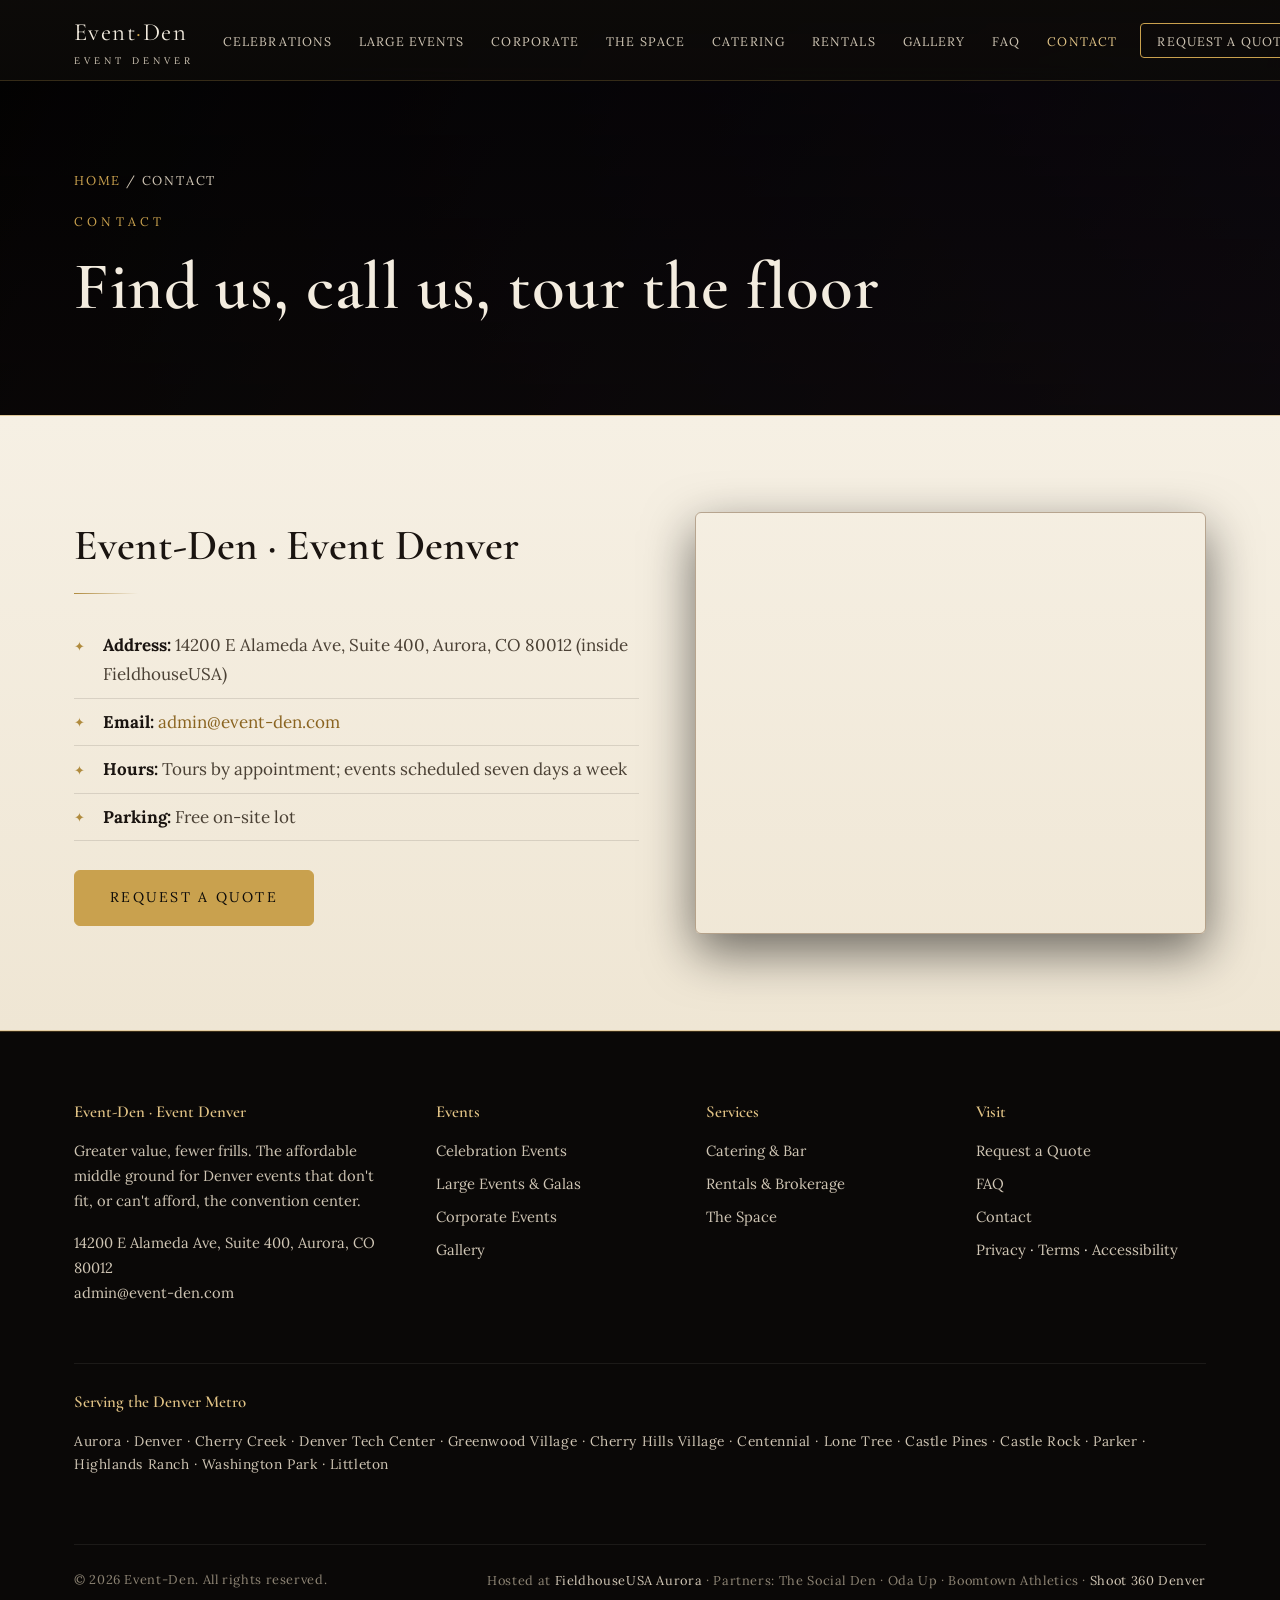
<file: contact.html>
<!DOCTYPE html>
<html lang="en">
<head>
<meta charset="UTF-8">
<meta name="viewport" content="width=device-width, initial-scale=1.0, viewport-fit=cover">
<meta name="robots" content="index, follow">
<meta name="theme-color" content="#0d0b09">
<meta name="format-detection" content="telephone=no">
<meta property="og:locale" content="en_US">
<title>Contact Event-Den | Aurora CO Event Venue</title>
<meta name="description" content="Contact Event-Den at 14200 E Alameda Ave, Suite 400, Aurora, CO 80012. Tours by appointment, free parking, events seven days a week.">
<link rel="canonical" href="https://event-den.com/contact.html">
<meta property="og:title" content="Contact Event-Den | Aurora CO Event Venue">
<meta property="og:description" content="Contact Event-Den at 14200 E Alameda Ave, Suite 400, Aurora, CO 80012. Tours by appointment, free parking, events seven days a week.">
<meta property="og:type" content="website">
<meta property="og:url" content="https://event-den.com/contact.html">
<meta property="og:image" content="https://event-den.com/assets/img/og-image.jpg">
<meta property="og:image:width" content="1200">
<meta property="og:image:height" content="630">
<meta property="og:image:alt" content="Event-Den event space set for a formal reception">
<meta property="og:site_name" content="Event-Den">
<meta name="twitter:card" content="summary_large_image">
<meta name="twitter:title" content="Contact Event-Den | Aurora CO Event Venue">
<meta name="twitter:description" content="Contact Event-Den at 14200 E Alameda Ave, Suite 400, Aurora, CO 80012. Tours by appointment, free parking, events seven days a week.">
<meta name="twitter:image" content="https://event-den.com/assets/img/og-image.jpg">
<meta name="geo.region" content="US-CO">
<meta name="geo.placename" content="Aurora, Colorado">
<meta name="geo.position" content="39.70929;-104.82171">
<meta name="ICBM" content="39.70929, -104.82171">
<link rel="preconnect" href="https://fonts.googleapis.com">
<link rel="preconnect" href="https://fonts.gstatic.com" crossorigin>
<link rel="preconnect" href="https://images.unsplash.com">
<link href="https://fonts.googleapis.com/css2?family=Cormorant+Garamond:wght@500;600;700&family=Lora:ital,wght@0,400;0,500;1,400&display=swap" rel="stylesheet">
<link rel="icon" href="/favicon.ico" sizes="any">
<link rel="icon" type="image/svg+xml" href="assets/img/favicon.svg">
<link rel="stylesheet" href="assets/css/styles.css">
<script type="application/ld+json">{"@context": "https://schema.org", "@type": ["EventVenue", "LocalBusiness"], "name": "Event-Den", "alternateName": "Event Denver", "description": "Affordable, flexible event venue and event services for the Denver metro — the middle ground between a backyard party and the downtown convention center.", "url": "https://event-den.com", "email": "admin@event-den.com", "address": {"@type": "PostalAddress", "streetAddress": "14200 E Alameda Ave, Suite 400", "addressLocality": "Aurora", "addressRegion": "CO", "postalCode": "80012", "addressCountry": "US"}, "geo": {"@type": "GeoCoordinates", "latitude": 39.70929, "longitude": -104.82171}, "hasMap": "https://maps.google.com/?q=14200+E+Alameda+Ave+Suite+400+Aurora+CO+80012", "areaServed": [{"@type": "City", "name": "Aurora"}, {"@type": "City", "name": "Denver"}, {"@type": "City", "name": "Centennial"}, {"@type": "City", "name": "Greenwood Village"}, {"@type": "City", "name": "Cherry Hills Village"}, {"@type": "City", "name": "Cherry Creek"}, {"@type": "City", "name": "Lone Tree"}, {"@type": "City", "name": "Castle Pines"}, {"@type": "City", "name": "Castle Rock"}, {"@type": "City", "name": "Parker"}, {"@type": "City", "name": "Highlands Ranch"}, {"@type": "City", "name": "Washington Park"}, {"@type": "City", "name": "Denver Tech Center"}, {"@type": "City", "name": "Littleton"}], "sameAs": []}</script>
</head>
<body>
<header class="site-header">
  <nav class="nav" aria-label="Primary">
    <a class="brand" href="index.html">Event<em>·</em>Den<small>Event Denver</small></a>
    <button class="nav-toggle" aria-expanded="false" aria-controls="nav-links" aria-label="Toggle menu">☰</button>
    <ul class="nav-links" id="nav-links">
      <li><a href="celebrations.html">Celebrations</a></li><li><a href="large-events.html">Large Events</a></li><li><a href="corporate.html">Corporate</a></li><li><a href="venue.html">The Space</a></li><li><a href="catering.html">Catering</a></li><li><a href="rentals-brokerage.html">Rentals</a></li><li><a href="gallery.html">Gallery</a></li><li><a href="faq.html">FAQ</a></li><li><a href="contact.html" aria-current="page">Contact</a></li>
      <li><a class="nav-cta" href="inquiry.html">Request a Quote</a></li>
    </ul>
  </nav>
</header>
<main>
<section class="page-hero" style="background-image:url('https://images.unsplash.com/photo-1519861531473-9200262188bf?w=900&q=75&auto=format&fit=crop')">
  <div class="hero-veil"></div>
  <div class="wrap">
    <nav class="breadcrumbs" aria-label="Breadcrumb"><a href="index.html">Home</a> / Contact</nav>
    <span class="eyebrow">Contact</span>
    <h1>Find us, call us, tour the floor</h1>
  </div>
</section>
<section class="section-light">
  <div class="wrap split">
    <div class="reveal">
      <h2>Event-Den · Event Denver</h2>
      <hr class="gold-rule">
      <ul class="flourish-list">
        <li><strong>Address:</strong> 14200 E Alameda Ave, Suite 400, Aurora, CO 80012 (inside FieldhouseUSA)</li>
        <li><strong>Email:</strong> <a href="mailto:admin@event-den.com">admin@event-den.com</a></li>
        <li><strong>Hours:</strong> Tours by appointment; events scheduled seven days a week</li>
        <li><strong>Parking:</strong> Free on-site lot</li>
      </ul>
      <div class="btn-row"><a class="btn btn-gold" href="inquiry.html">Request a Quote</a></div>
    </div>
    <div class="map-frame reveal">
      <iframe src="https://maps.google.com/maps?q=14200%20E%20Alameda%20Ave%20Suite%20400%20Aurora%20CO%2080012&t=&z=12&ie=UTF8&iwloc=&output=embed" title="Map to Event-Den at 14200 E Alameda Ave, Suite 400, Aurora CO 80012" loading="lazy" referrerpolicy="no-referrer-when-downgrade" allowfullscreen></iframe>
    </div>
  </div>
</section>
</main>
<footer class="site-footer">
  <div class="wrap">
    <div class="footer-grid">
      <div>
        <h4>Event-Den · Event Denver</h4>
        <p>Greater value, fewer frills. The affordable middle ground for Denver events that don't fit, or can't afford, the convention center.</p>
        <p>14200 E Alameda Ave, Suite 400, Aurora, CO 80012<br>
        <a href="mailto:admin@event-den.com">admin@event-den.com</a></p>
      </div>
      <div>
        <h4>Events</h4>
        <ul>
          <li><a href="celebrations.html">Celebration Events</a></li>
          <li><a href="large-events.html">Large Events &amp; Galas</a></li>
          <li><a href="corporate.html">Corporate Events</a></li>
          <li><a href="gallery.html">Gallery</a></li>
        </ul>
      </div>
      <div>
        <h4>Services</h4>
        <ul>
          <li><a href="catering.html">Catering &amp; Bar</a></li>
          <li><a href="rentals-brokerage.html">Rentals &amp; Brokerage</a></li>
          <li><a href="venue.html">The Space</a></li>
        </ul>
      </div>
      <div>
        <h4>Visit</h4>
        <ul>
          <li><a href="inquiry.html">Request a Quote</a></li>
          <li><a href="faq.html">FAQ</a></li>
          <li><a href="contact.html">Contact</a></li>
          <li><a href="legal.html#privacy">Privacy</a> · <a href="legal.html#terms">Terms</a> · <a href="legal.html#accessibility">Accessibility</a></li>
        </ul>
      </div>
      <div id="areas" style="grid-column:1/-1;border-top:1px solid rgba(243,236,223,.08);padding-top:1.6rem;">
        <h4><a href="faq.html#metro" style="color:var(--gold-lt);">Serving the Denver Metro</a></h4>
        <p style="font-size:.86rem;letter-spacing:.04em;">Aurora · Denver · Cherry Creek · Denver Tech Center · Greenwood Village · Cherry Hills Village · Centennial · Lone Tree · Castle Pines · Castle Rock · Parker · Highlands Ranch · Washington Park · Littleton</p>
      </div>
    </div>
    <div class="footer-bottom">
      <span>© <span data-year>2026</span> Event-Den. All rights reserved.</span>
      <span>Hosted at <a href="https://aurorafieldhouseusa.com/" rel="noopener">FieldhouseUSA Aurora</a> · Partners: The Social Den · Oda Up · Boomtown Athletics · <a href="https://www.shoot360denver.com/" rel="noopener">Shoot 360 Denver</a></span>
    </div>
  </div>
</footer>
<script src="assets/js/main.js" defer></script>
</body>
</html>
</file>
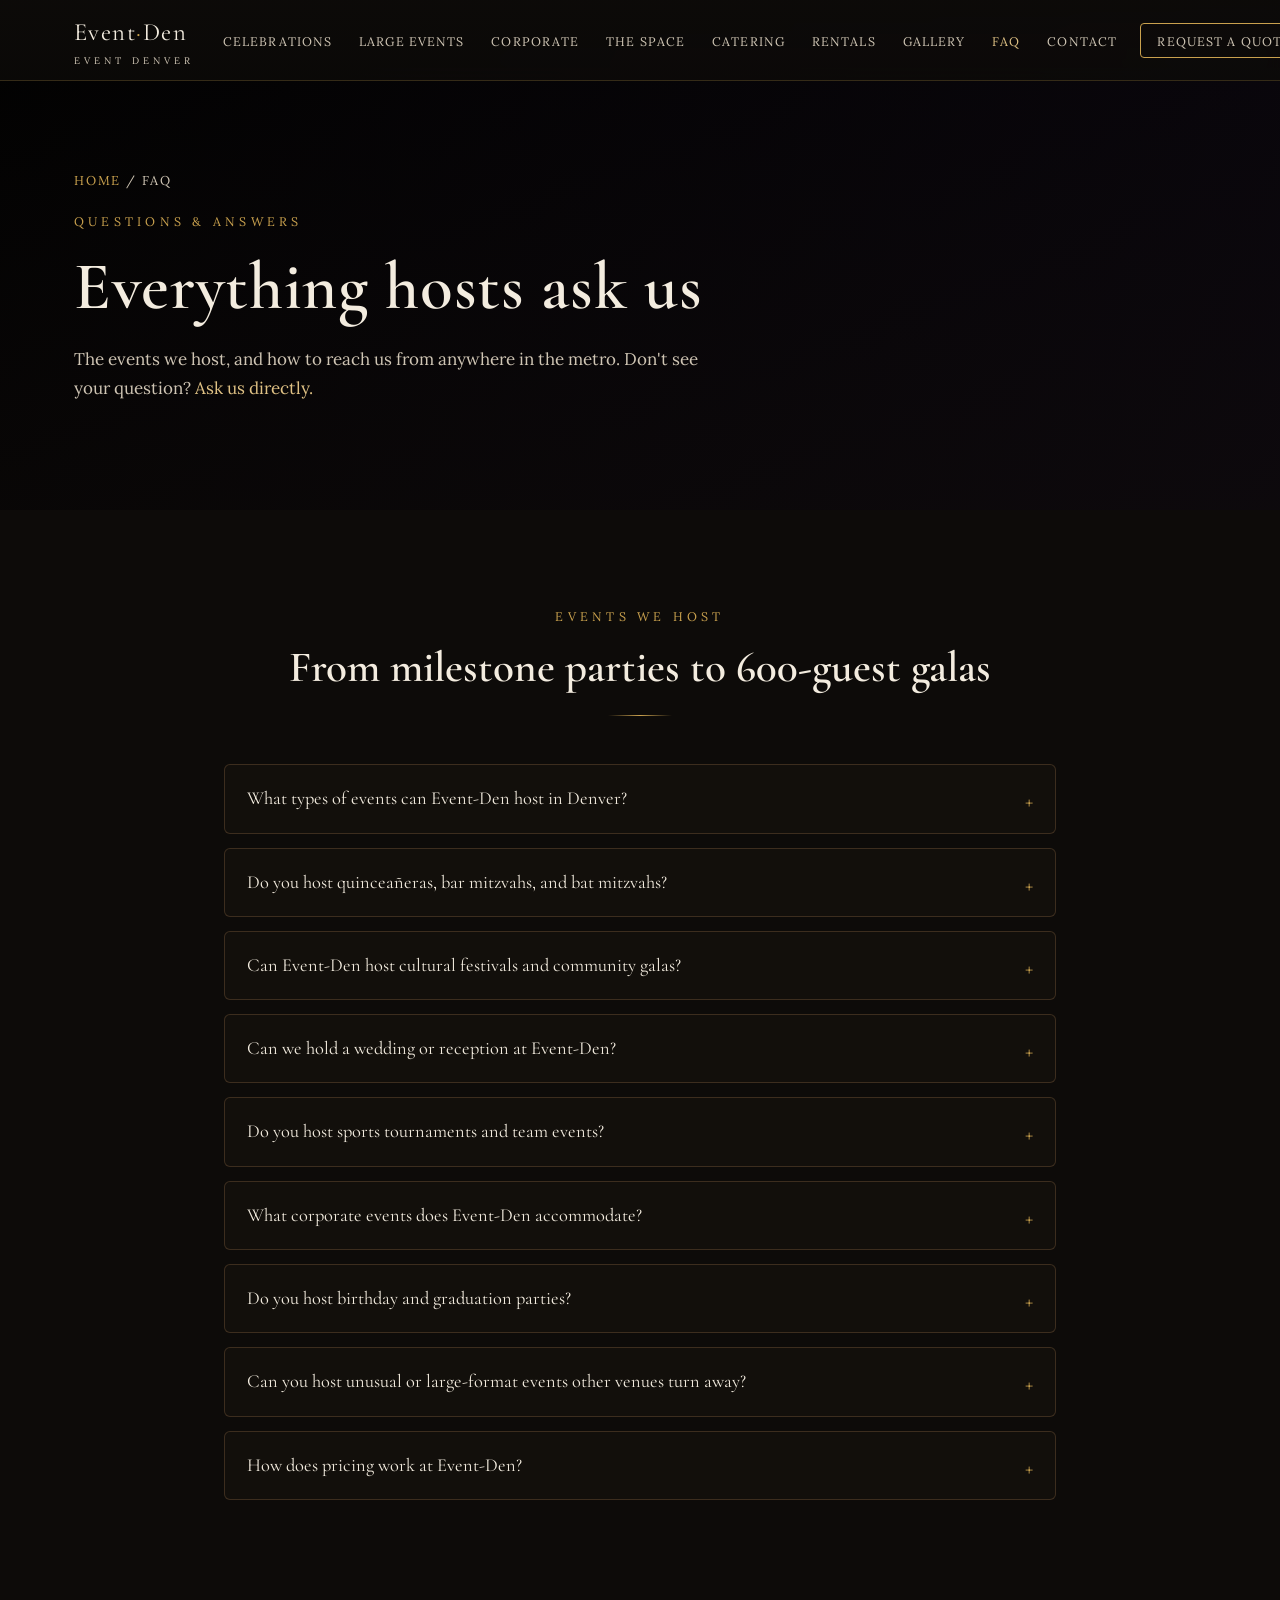
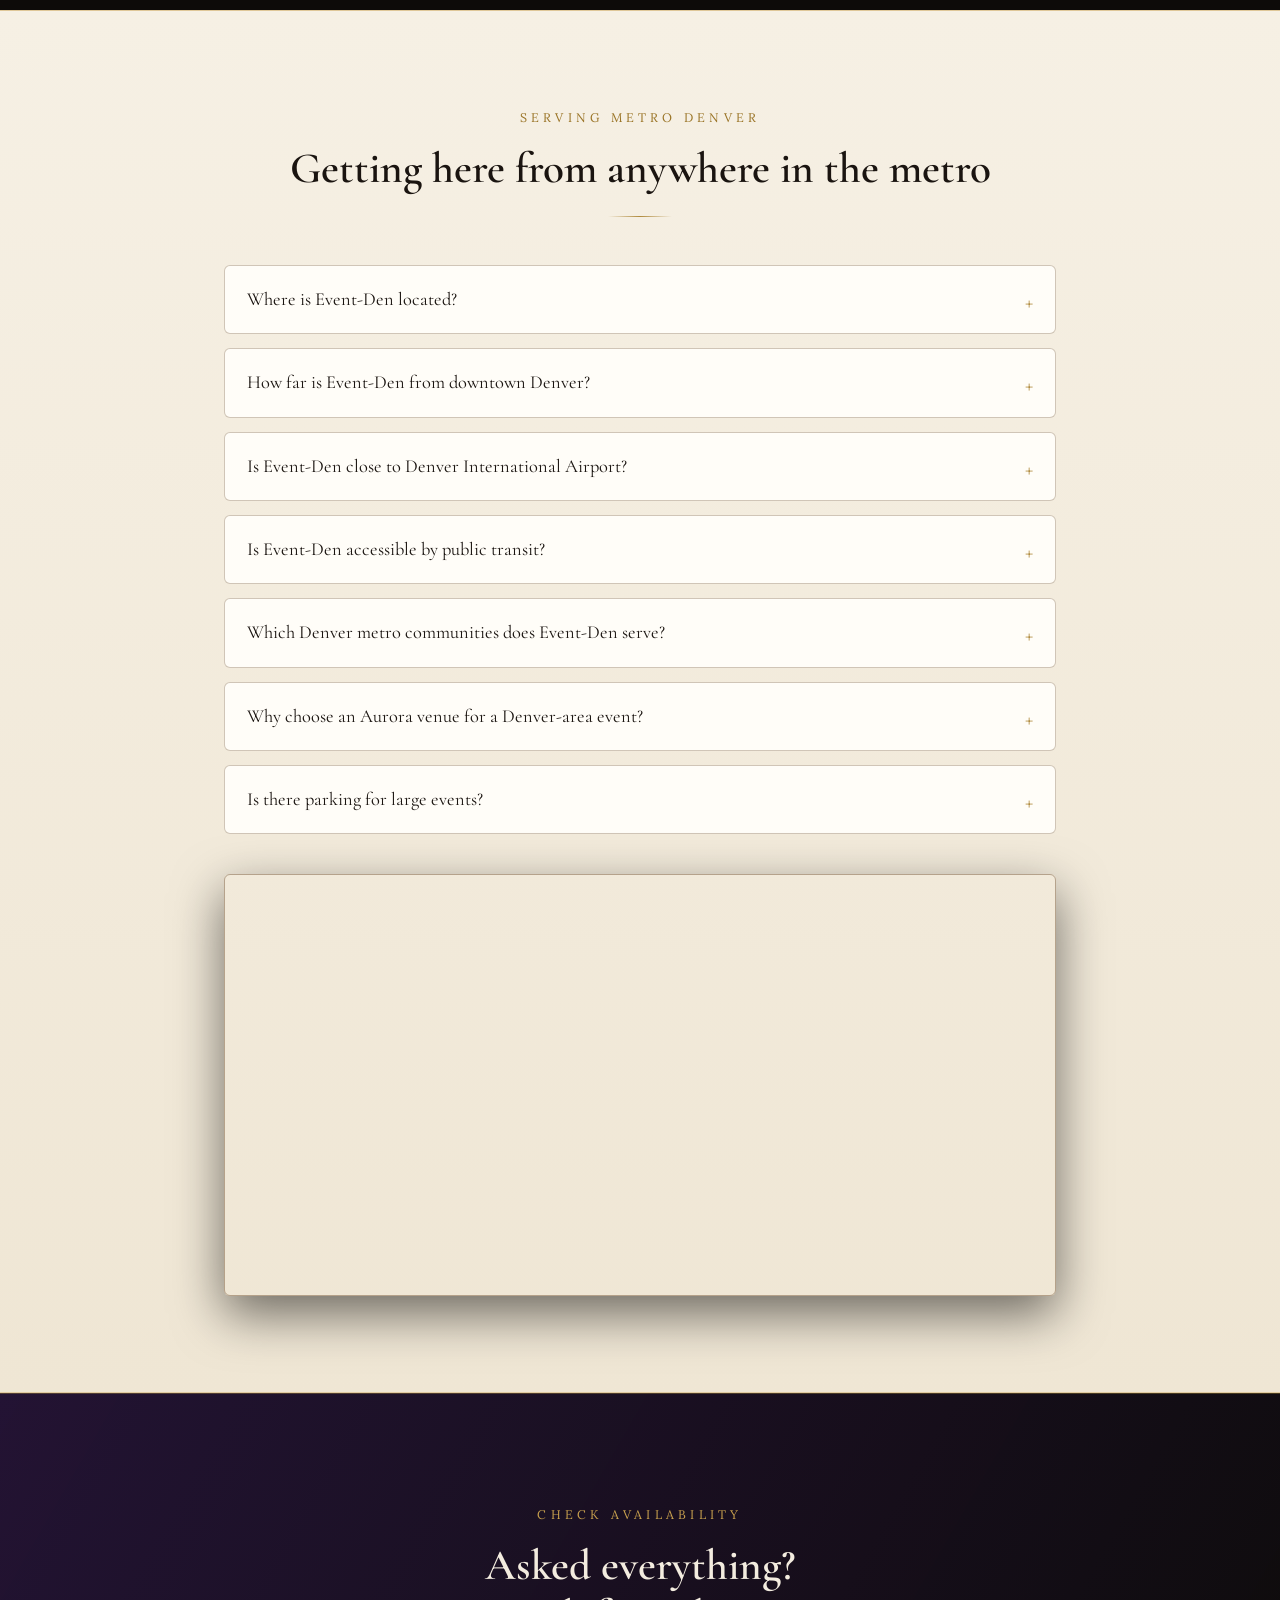
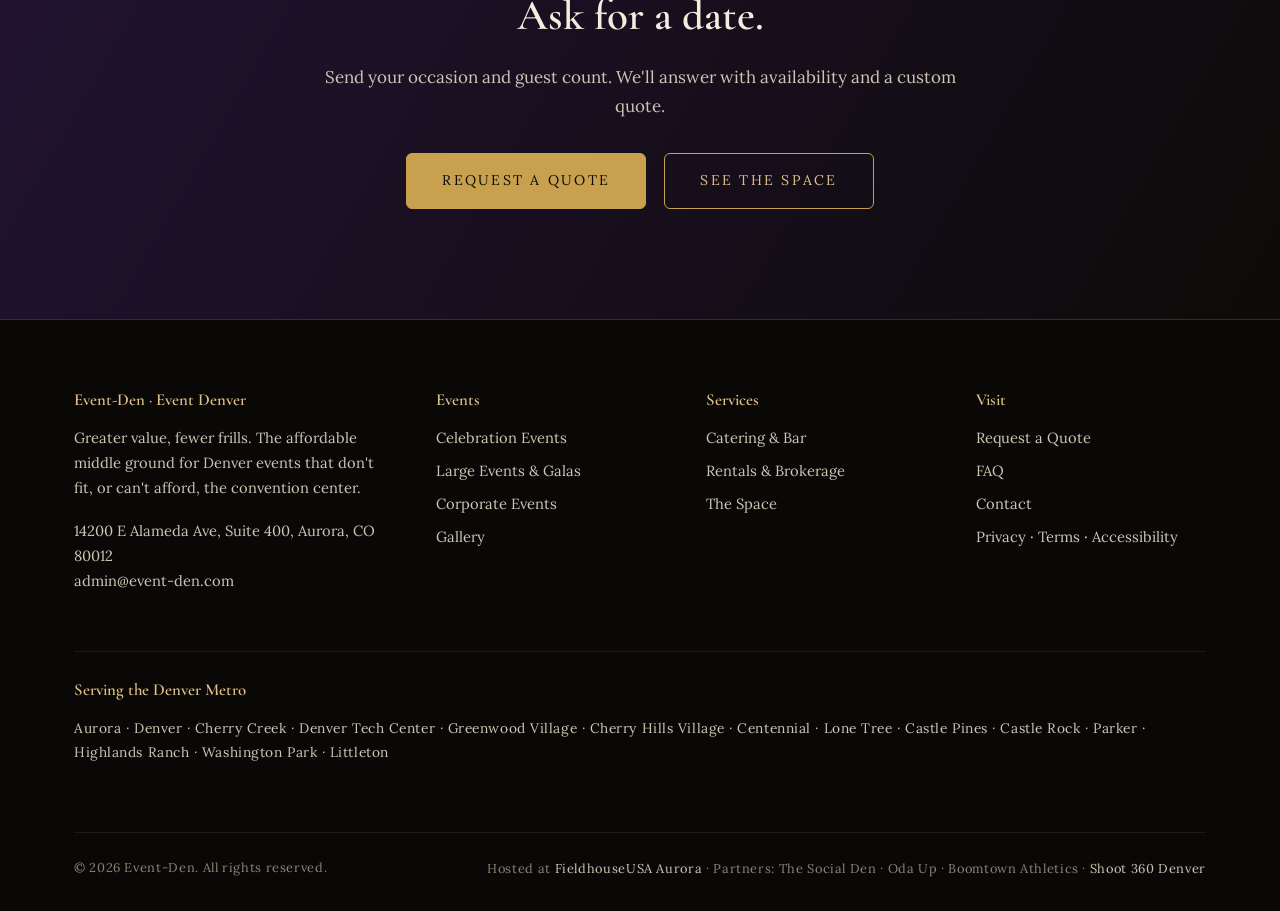
<file: faq.html>
<!DOCTYPE html>
<html lang="en">
<head>
<meta charset="UTF-8">
<meta name="viewport" content="width=device-width, initial-scale=1.0, viewport-fit=cover">
<meta name="robots" content="index, follow">
<meta name="theme-color" content="#0d0b09">
<meta name="format-detection" content="telephone=no">
<meta property="og:locale" content="en_US">
<title>Event & Venue FAQ | Denver Metro | Event-Den</title>
<meta name="description" content="Answers on hosting galas, quinceañeras, weddings, tournaments & corporate events at Event-Den — plus directions and access from across Metro Denver.">
<link rel="canonical" href="https://event-den.com/faq.html">
<meta property="og:title" content="Event & Venue FAQ | Denver Metro | Event-Den">
<meta property="og:description" content="Answers on hosting galas, quinceañeras, weddings, tournaments & corporate events at Event-Den — plus directions and access from across Metro Denver.">
<meta property="og:type" content="website">
<meta property="og:url" content="https://event-den.com/faq.html">
<meta property="og:image" content="https://event-den.com/assets/img/og-image.jpg">
<meta property="og:image:width" content="1200">
<meta property="og:image:height" content="630">
<meta property="og:image:alt" content="Event-Den event space set for a formal reception">
<meta property="og:site_name" content="Event-Den">
<meta name="twitter:card" content="summary_large_image">
<meta name="twitter:title" content="Event & Venue FAQ | Denver Metro | Event-Den">
<meta name="twitter:description" content="Answers on hosting galas, quinceañeras, weddings, tournaments & corporate events at Event-Den — plus directions and access from across Metro Denver.">
<meta name="twitter:image" content="https://event-den.com/assets/img/og-image.jpg">
<meta name="geo.region" content="US-CO">
<meta name="geo.placename" content="Aurora, Colorado">
<meta name="geo.position" content="39.70929;-104.82171">
<meta name="ICBM" content="39.70929, -104.82171">
<link rel="preconnect" href="https://fonts.googleapis.com">
<link rel="preconnect" href="https://fonts.gstatic.com" crossorigin>
<link rel="preconnect" href="https://images.unsplash.com">
<link href="https://fonts.googleapis.com/css2?family=Cormorant+Garamond:wght@500;600;700&family=Lora:ital,wght@0,400;0,500;1,400&display=swap" rel="stylesheet">
<link rel="icon" href="/favicon.ico" sizes="any">
<link rel="icon" type="image/svg+xml" href="assets/img/favicon.svg">
<link rel="stylesheet" href="assets/css/styles.css">
<script type="application/ld+json">{"@context": "https://schema.org", "@type": ["EventVenue", "LocalBusiness"], "name": "Event-Den", "alternateName": "Event Denver", "description": "Affordable, flexible event venue and event services for the Denver metro — the middle ground between a backyard party and the downtown convention center.", "url": "https://event-den.com", "email": "admin@event-den.com", "address": {"@type": "PostalAddress", "streetAddress": "14200 E Alameda Ave, Suite 400", "addressLocality": "Aurora", "addressRegion": "CO", "postalCode": "80012", "addressCountry": "US"}, "geo": {"@type": "GeoCoordinates", "latitude": 39.70929, "longitude": -104.82171}, "hasMap": "https://maps.google.com/?q=14200+E+Alameda+Ave+Suite+400+Aurora+CO+80012", "areaServed": [{"@type": "City", "name": "Aurora"}, {"@type": "City", "name": "Denver"}, {"@type": "City", "name": "Centennial"}, {"@type": "City", "name": "Greenwood Village"}, {"@type": "City", "name": "Cherry Hills Village"}, {"@type": "City", "name": "Cherry Creek"}, {"@type": "City", "name": "Lone Tree"}, {"@type": "City", "name": "Castle Pines"}, {"@type": "City", "name": "Castle Rock"}, {"@type": "City", "name": "Parker"}, {"@type": "City", "name": "Highlands Ranch"}, {"@type": "City", "name": "Washington Park"}, {"@type": "City", "name": "Denver Tech Center"}, {"@type": "City", "name": "Littleton"}], "sameAs": []}</script>
<script type="application/ld+json">{"@context": "https://schema.org", "@type": "FAQPage", "mainEntity": [{"@type": "Question", "name": "What types of events can Event-Den host in Denver?", "acceptedAnswer": {"@type": "Answer", "text": "Almost anything that needs real space: private celebrations, galas and fundraisers, cultural and community festivals, weddings and receptions, corporate programs, sports tournaments, expos, and large-format gatherings of up to 600 guests. If your event doesn't fit a typical venue, it's probably a fit for ours."}}, {"@type": "Question", "name": "Do you host quinceañeras, bar mitzvahs, and bat mitzvahs?", "acceptedAnswer": {"@type": "Answer", "text": "Yes. Coming-of-age celebrations are a specialty. Our finished event area suits the ceremony and dinner, while courts and open space give younger guests room to play. We work with your family's traditions, from the quinceañera waltz to mitzvah party games."}}, {"@type": "Question", "name": "Can Event-Den host cultural festivals and community galas?", "acceptedAnswer": {"@type": "Answer", "text": "Proudly and often. Cultural events are at the heart of our calendar, including Asian galas, heritage festivals, faith gatherings, and community celebrations across the Denver metro's many cultures. Large open floors, flexible staging, and in-house catering and bar make multicultural programming straightforward."}}, {"@type": "Question", "name": "Can we hold a wedding or reception at Event-Den?", "acceptedAnswer": {"@type": "Answer", "text": "Yes. Couples choose us when the guest list outgrows traditional venues. We host receptions for several hundred guests with draping, lighting, and staging that transform the floor. Full wedding planning is referred to trusted partner planners; our internal events coordinator is available for day-of logistics at an additional fee."}}, {"@type": "Question", "name": "Do you host sports tournaments and team events?", "acceptedAnswer": {"@type": "Answer", "text": "Yes, we're built for them. Convertible volleyball, basketball, and pickleball courts under 40-foot ceilings host ethnic and specialized sports tournaments, league play, and matches, with the event area available for banquets and award ceremonies alongside."}}, {"@type": "Question", "name": "What corporate events does Event-Den accommodate?", "acceptedAnswer": {"@type": "Answer", "text": "Trainings, retreats, team-building days, product launches, holiday parties, and corporate galas. Weekday daytime is our most available window, which works in your favor on both scheduling and price. Court access turns an off-site into an experience."}}, {"@type": "Question", "name": "Do you host birthday and graduation parties?", "acceptedAnswer": {"@type": "Answer", "text": "Yes, on a simple 3-hour block (30 minutes setup, 2 hours of event, 30 minutes cleanup) in a private court or the finished event area. Availability for court-based parties is strongest on weekends; ask early for popular dates."}}, {"@type": "Question", "name": "Can you host unusual or large-format events other venues turn away?", "acceptedAnswer": {"@type": "Answer", "text": "That's our niche. Rallies, expos, filming, large rehearsals, multi-court competitions, and one-of-a-kind formats that need 35,000 contiguous square feet — tell us the idea before assuming it can't be done."}}, {"@type": "Question", "name": "How does pricing work at Event-Den?", "acceptedAnswer": {"@type": "Answer", "text": "Every event is custom quoted — space, hours, catering, bar, rentals, and coordination are scoped together into one clear number based on your needs, date, and market availability. Send an inquiry and we'll typically respond within one business day."}}, {"@type": "Question", "name": "Where is Event-Den located?", "acceptedAnswer": {"@type": "Answer", "text": "Inside FieldhouseUSA at 14200 E Alameda Ave, Suite 400, Aurora, CO 80012, just off I-225 at Alameda, with free on-site parking. The location is central to the entire Denver metro."}}, {"@type": "Question", "name": "How far is Event-Den from downtown Denver?", "acceptedAnswer": {"@type": "Answer", "text": "About 15–20 minutes east via 6th Avenue or Alameda. Guests trade downtown traffic and paid garages for a straight drive and a free parking lot."}}, {"@type": "Question", "name": "Is Event-Den close to Denver International Airport?", "acceptedAnswer": {"@type": "Answer", "text": "Yes, roughly 25–30 minutes via I-225 and Peña Boulevard, which makes us practical for tournaments, conferences, and celebrations with out-of-town guests. Hotels cluster nearby along I-225."}}, {"@type": "Question", "name": "Is Event-Den accessible by public transit?", "acceptedAnswer": {"@type": "Answer", "text": "The RTD R-Line runs through Aurora near the I-225 corridor, with stations a short ride from the venue. Most guests drive. Parking is free on-site."}}, {"@type": "Question", "name": "Which Denver metro communities does Event-Den serve?", "acceptedAnswer": {"@type": "Answer", "text": "All of them. Hosts come to us from Aurora, Denver, Cherry Creek, the Denver Tech Center, Greenwood Village, Cherry Hills Village, Centennial, Lone Tree, Castle Pines, Castle Rock, Parker, Highlands Ranch, Washington Park, and Littleton. Our I-225 location keeps the drive reasonable from every direction."}}, {"@type": "Question", "name": "Why choose an Aurora venue for a Denver-area event?", "acceptedAnswer": {"@type": "Answer", "text": "Space and value. Aurora's central east-metro position means more square footage for the money than downtown, easy interstate access from the south suburbs and DIA, and free parking — without giving up catering, bar service, or polish."}}, {"@type": "Question", "name": "Is there parking for large events?", "acceptedAnswer": {"@type": "Answer", "text": "Yes, a free on-site lot sized for a major sports facility, which means even 600-guest events park without valet lines or garage fees."}}]}</script>
</head>
<body>
<header class="site-header">
  <nav class="nav" aria-label="Primary">
    <a class="brand" href="index.html">Event<em>·</em>Den<small>Event Denver</small></a>
    <button class="nav-toggle" aria-expanded="false" aria-controls="nav-links" aria-label="Toggle menu">☰</button>
    <ul class="nav-links" id="nav-links">
      <li><a href="celebrations.html">Celebrations</a></li><li><a href="large-events.html">Large Events</a></li><li><a href="corporate.html">Corporate</a></li><li><a href="venue.html">The Space</a></li><li><a href="catering.html">Catering</a></li><li><a href="rentals-brokerage.html">Rentals</a></li><li><a href="gallery.html">Gallery</a></li><li><a href="faq.html" aria-current="page">FAQ</a></li><li><a href="contact.html">Contact</a></li>
      <li><a class="nav-cta" href="inquiry.html">Request a Quote</a></li>
    </ul>
  </nav>
</header>
<main>
<section class="page-hero" style="background-image:url('https://images.unsplash.com/photo-1511578314322-379afb476865?w=900&q=75&auto=format&fit=crop')">
  <div class="hero-veil"></div>
  <div class="wrap">
    <nav class="breadcrumbs" aria-label="Breadcrumb"><a href="index.html">Home</a> / FAQ</nav>
    <span class="eyebrow">Questions &amp; Answers</span>
    <h1>Everything hosts ask us</h1>
    <p class="lede" style="max-width:58ch;">The events we host, and how to reach us from anywhere in the metro. Don't see your question? <a href="inquiry.html">Ask us directly.</a></p>
  </div>
</section>

<section id="events">
  <div class="wrap" style="max-width:880px;">
    <div class="center reveal"><span class="eyebrow">Events we host</span><h2>From milestone parties to 600-guest galas</h2><hr class="gold-rule"></div>
    <details class="reveal"><summary>What types of events can Event-Den host in Denver?</summary><p>Almost anything that needs real space: private celebrations, galas and fundraisers, cultural and community festivals, weddings and receptions, corporate programs, sports tournaments, expos, and large-format gatherings of up to 600 guests. If your event doesn't fit a typical venue, it's probably a fit for ours.</p></details>
<details class="reveal"><summary>Do you host quinceañeras, bar mitzvahs, and bat mitzvahs?</summary><p>Yes. Coming-of-age celebrations are a specialty. Our finished event area suits the ceremony and dinner, while courts and open space give younger guests room to play. We work with your family's traditions, from the quinceañera waltz to mitzvah party games.</p></details>
<details class="reveal"><summary>Can Event-Den host cultural festivals and community galas?</summary><p>Proudly and often. Cultural events are at the heart of our calendar, including Asian galas, heritage festivals, faith gatherings, and community celebrations across the Denver metro's many cultures. Large open floors, flexible staging, and in-house catering and bar make multicultural programming straightforward.</p></details>
<details class="reveal"><summary>Can we hold a wedding or reception at Event-Den?</summary><p>Yes. Couples choose us when the guest list outgrows traditional venues. We host receptions for several hundred guests with draping, lighting, and staging that transform the floor. Full wedding planning is referred to trusted partner planners; our internal events coordinator is available for day-of logistics at an additional fee.</p></details>
<details class="reveal"><summary>Do you host sports tournaments and team events?</summary><p>Yes, we're built for them. Convertible volleyball, basketball, and pickleball courts under 40-foot ceilings host ethnic and specialized sports tournaments, league play, and matches, with the event area available for banquets and award ceremonies alongside.</p></details>
<details class="reveal"><summary>What corporate events does Event-Den accommodate?</summary><p>Trainings, retreats, team-building days, product launches, holiday parties, and corporate galas. Weekday daytime is our most available window, which works in your favor on both scheduling and price. Court access turns an off-site into an experience.</p></details>
<details class="reveal"><summary>Do you host birthday and graduation parties?</summary><p>Yes, on a simple 3-hour block (30 minutes setup, 2 hours of event, 30 minutes cleanup) in a private court or the finished event area. Availability for court-based parties is strongest on weekends; ask early for popular dates.</p></details>
<details class="reveal"><summary>Can you host unusual or large-format events other venues turn away?</summary><p>That's our niche. Rallies, expos, filming, large rehearsals, multi-court competitions, and one-of-a-kind formats that need 35,000 contiguous square feet — tell us the idea before assuming it can't be done.</p></details>
<details class="reveal"><summary>How does pricing work at Event-Den?</summary><p>Every event is custom quoted — space, hours, catering, bar, rentals, and coordination are scoped together into one clear number based on your needs, date, and market availability. Send an inquiry and we'll typically respond within one business day.</p></details>
  </div>
</section>

<section class="section-light" id="metro">
  <div class="wrap" style="max-width:880px;">
    <div class="center reveal"><span class="eyebrow">Serving Metro Denver</span><h2>Getting here from anywhere in the metro</h2><hr class="gold-rule"></div>
    <details class="reveal"><summary>Where is Event-Den located?</summary><p>Inside FieldhouseUSA at 14200 E Alameda Ave, Suite 400, Aurora, CO 80012, just off I-225 at Alameda, with free on-site parking. The location is central to the entire Denver metro.</p></details>
<details class="reveal"><summary>How far is Event-Den from downtown Denver?</summary><p>About 15–20 minutes east via 6th Avenue or Alameda. Guests trade downtown traffic and paid garages for a straight drive and a free parking lot.</p></details>
<details class="reveal"><summary>Is Event-Den close to Denver International Airport?</summary><p>Yes, roughly 25–30 minutes via I-225 and Peña Boulevard, which makes us practical for tournaments, conferences, and celebrations with out-of-town guests. Hotels cluster nearby along I-225.</p></details>
<details class="reveal"><summary>Is Event-Den accessible by public transit?</summary><p>The RTD R-Line runs through Aurora near the I-225 corridor, with stations a short ride from the venue. Most guests drive. Parking is free on-site.</p></details>
<details class="reveal"><summary>Which Denver metro communities does Event-Den serve?</summary><p>All of them. Hosts come to us from Aurora, Denver, Cherry Creek, the Denver Tech Center, Greenwood Village, Cherry Hills Village, Centennial, Lone Tree, Castle Pines, Castle Rock, Parker, Highlands Ranch, Washington Park, and Littleton. Our I-225 location keeps the drive reasonable from every direction.</p></details>
<details class="reveal"><summary>Why choose an Aurora venue for a Denver-area event?</summary><p>Space and value. Aurora's central east-metro position means more square footage for the money than downtown, easy interstate access from the south suburbs and DIA, and free parking — without giving up catering, bar service, or polish.</p></details>
<details class="reveal"><summary>Is there parking for large events?</summary><p>Yes, a free on-site lot sized for a major sports facility, which means even 600-guest events park without valet lines or garage fees.</p></details>
    <div class="map-frame reveal" style="margin-top:2.5rem;">
      <iframe src="https://maps.google.com/maps?q=14200%20E%20Alameda%20Ave%20Suite%20400%20Aurora%20CO%2080012&t=&z=12&ie=UTF8&iwloc=&output=embed" title="Map to Event-Den, 14200 E Alameda Ave, Aurora CO" loading="lazy" referrerpolicy="no-referrer-when-downgrade" allowfullscreen></iframe>
    </div>
  </div>
</section>

<section class="cta-banner reveal">
  <div class="wrap">
    <span class="eyebrow">Check availability</span>
    <h2>Asked everything? Ask for a date.</h2>
    <p style="max-width:60ch;margin:0 auto 2rem;">Send your occasion and guest count. We'll answer with availability and a custom quote.</p>
    <div class="btn-row" style="justify-content:center;">
      <a class="btn btn-gold" href="inquiry.html">Request a Quote</a>
      <a class="btn btn-ghost" href="venue.html">See the Space</a>
    </div>
  </div>
</section></main>
<footer class="site-footer">
  <div class="wrap">
    <div class="footer-grid">
      <div>
        <h4>Event-Den · Event Denver</h4>
        <p>Greater value, fewer frills. The affordable middle ground for Denver events that don't fit, or can't afford, the convention center.</p>
        <p>14200 E Alameda Ave, Suite 400, Aurora, CO 80012<br>
        <a href="mailto:admin@event-den.com">admin@event-den.com</a></p>
      </div>
      <div>
        <h4>Events</h4>
        <ul>
          <li><a href="celebrations.html">Celebration Events</a></li>
          <li><a href="large-events.html">Large Events &amp; Galas</a></li>
          <li><a href="corporate.html">Corporate Events</a></li>
          <li><a href="gallery.html">Gallery</a></li>
        </ul>
      </div>
      <div>
        <h4>Services</h4>
        <ul>
          <li><a href="catering.html">Catering &amp; Bar</a></li>
          <li><a href="rentals-brokerage.html">Rentals &amp; Brokerage</a></li>
          <li><a href="venue.html">The Space</a></li>
        </ul>
      </div>
      <div>
        <h4>Visit</h4>
        <ul>
          <li><a href="inquiry.html">Request a Quote</a></li>
          <li><a href="faq.html">FAQ</a></li>
          <li><a href="contact.html">Contact</a></li>
          <li><a href="legal.html#privacy">Privacy</a> · <a href="legal.html#terms">Terms</a> · <a href="legal.html#accessibility">Accessibility</a></li>
        </ul>
      </div>
      <div id="areas" style="grid-column:1/-1;border-top:1px solid rgba(243,236,223,.08);padding-top:1.6rem;">
        <h4><a href="faq.html#metro" style="color:var(--gold-lt);">Serving the Denver Metro</a></h4>
        <p style="font-size:.86rem;letter-spacing:.04em;">Aurora · Denver · Cherry Creek · Denver Tech Center · Greenwood Village · Cherry Hills Village · Centennial · Lone Tree · Castle Pines · Castle Rock · Parker · Highlands Ranch · Washington Park · Littleton</p>
      </div>
    </div>
    <div class="footer-bottom">
      <span>© <span data-year>2026</span> Event-Den. All rights reserved.</span>
      <span>Hosted at <a href="https://aurorafieldhouseusa.com/" rel="noopener">FieldhouseUSA Aurora</a> · Partners: The Social Den · Oda Up · Boomtown Athletics · <a href="https://www.shoot360denver.com/" rel="noopener">Shoot 360 Denver</a></span>
    </div>
  </div>
</footer>
<script src="assets/js/main.js" defer></script>
</body>
</html>
</file>
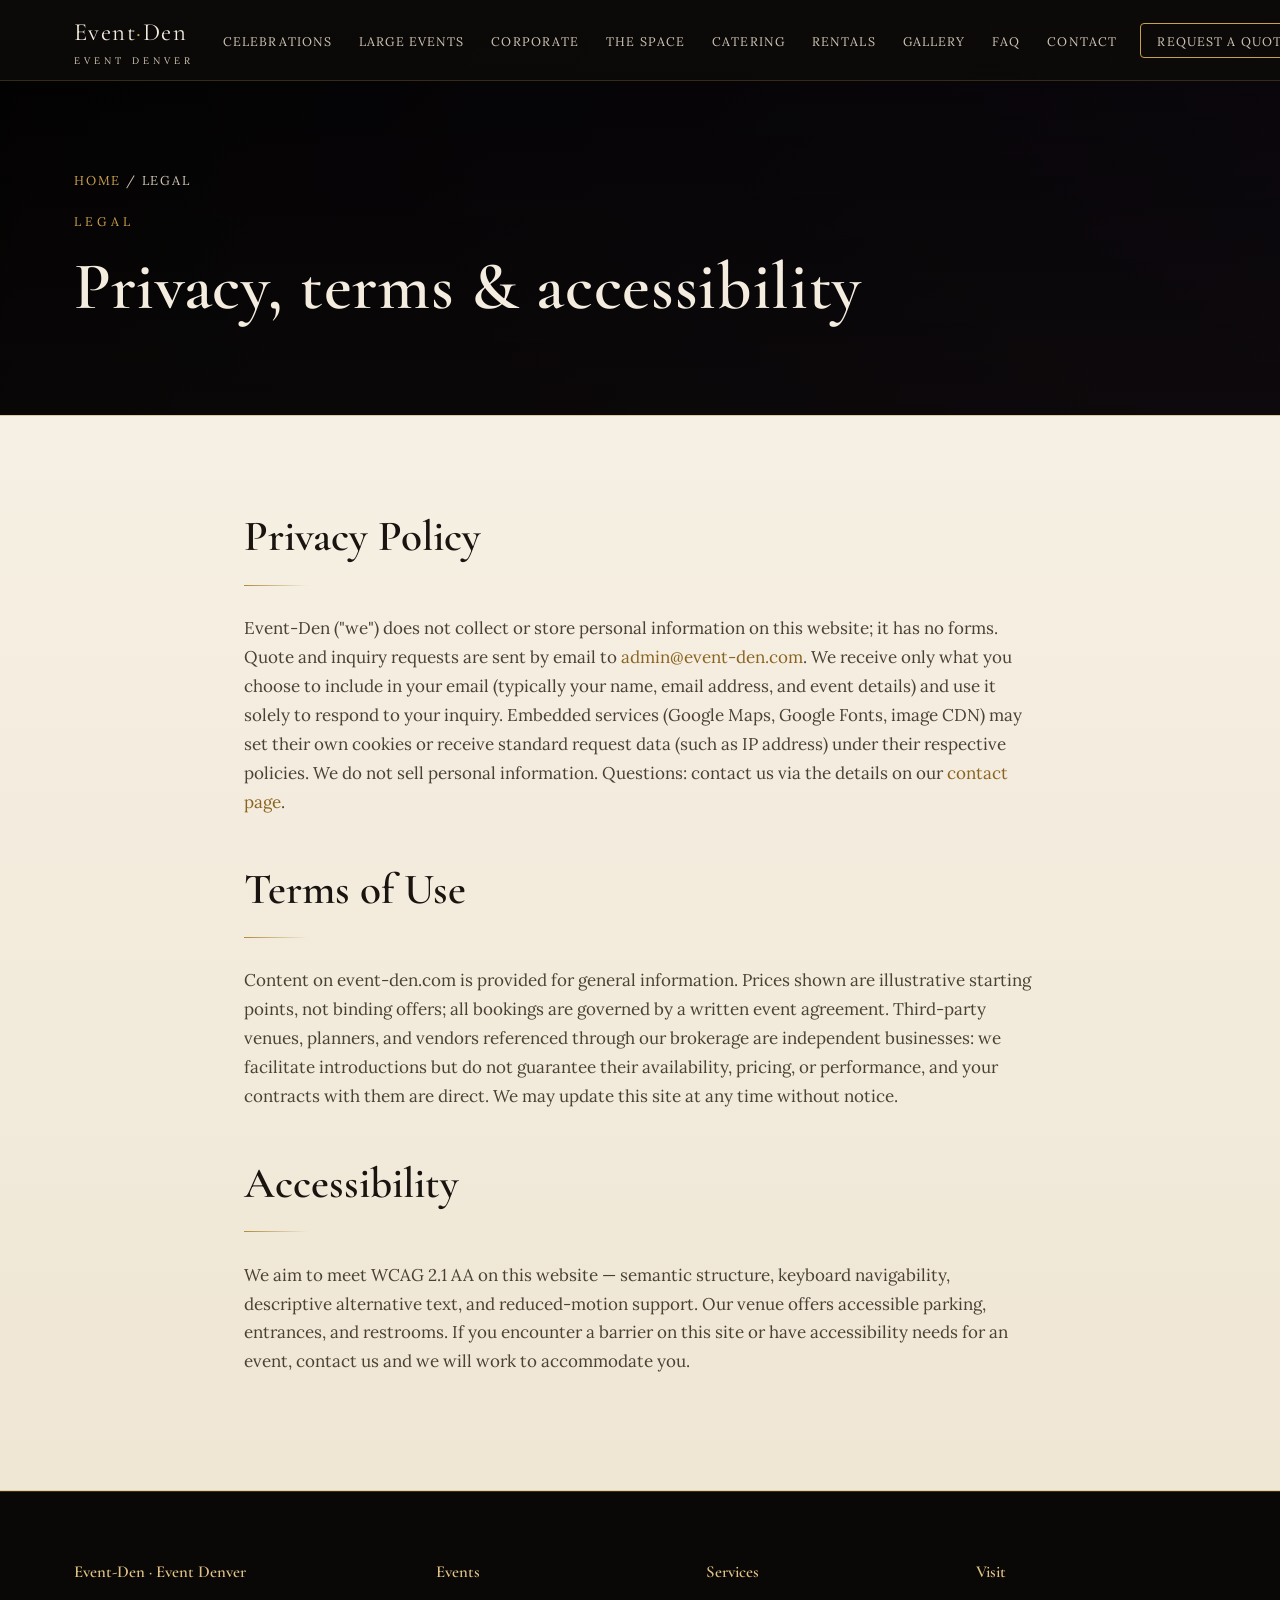
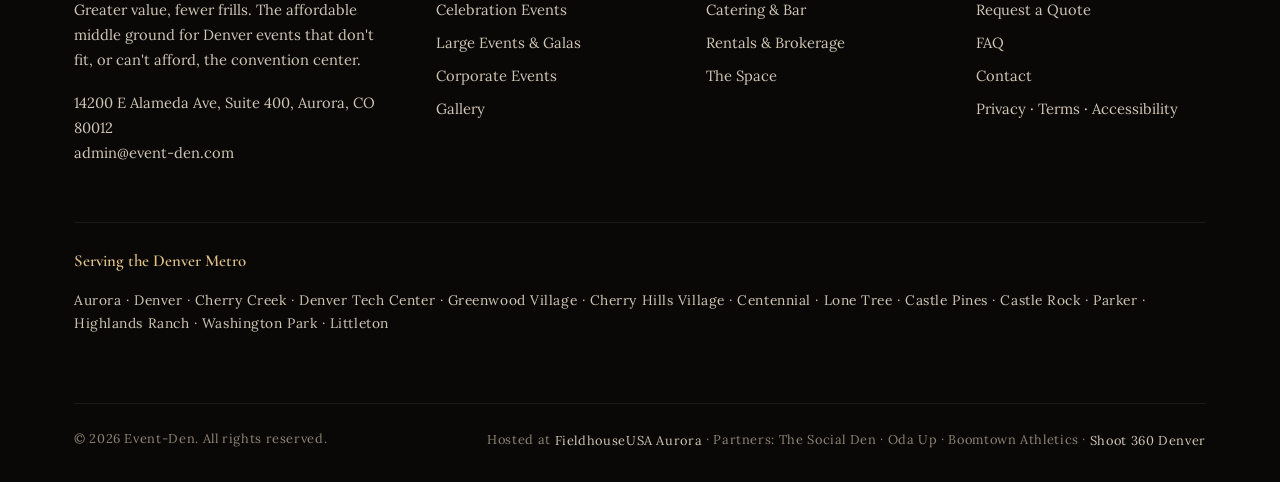
<file: legal.html>
<!DOCTYPE html>
<html lang="en">
<head>
<meta charset="UTF-8">
<meta name="viewport" content="width=device-width, initial-scale=1.0, viewport-fit=cover">
<meta name="robots" content="index, follow">
<meta name="theme-color" content="#0d0b09">
<meta name="format-detection" content="telephone=no">
<meta property="og:locale" content="en_US">
<title>Privacy, Terms & Accessibility | Event-Den</title>
<meta name="description" content="Event-Den legal information: privacy policy, terms of use, and accessibility statement for event-den.com and our Aurora, Colorado venue.">
<link rel="canonical" href="https://event-den.com/legal.html">
<meta property="og:title" content="Privacy, Terms & Accessibility | Event-Den">
<meta property="og:description" content="Event-Den legal information: privacy policy, terms of use, and accessibility statement for event-den.com and our Aurora, Colorado venue.">
<meta property="og:type" content="website">
<meta property="og:url" content="https://event-den.com/legal.html">
<meta property="og:image" content="https://event-den.com/assets/img/og-image.jpg">
<meta property="og:image:width" content="1200">
<meta property="og:image:height" content="630">
<meta property="og:image:alt" content="Event-Den event space set for a formal reception">
<meta property="og:site_name" content="Event-Den">
<meta name="twitter:card" content="summary_large_image">
<meta name="twitter:title" content="Privacy, Terms & Accessibility | Event-Den">
<meta name="twitter:description" content="Event-Den legal information: privacy policy, terms of use, and accessibility statement for event-den.com and our Aurora, Colorado venue.">
<meta name="twitter:image" content="https://event-den.com/assets/img/og-image.jpg">
<meta name="geo.region" content="US-CO">
<meta name="geo.placename" content="Aurora, Colorado">
<meta name="geo.position" content="39.70929;-104.82171">
<meta name="ICBM" content="39.70929, -104.82171">
<link rel="preconnect" href="https://fonts.googleapis.com">
<link rel="preconnect" href="https://fonts.gstatic.com" crossorigin>
<link rel="preconnect" href="https://images.unsplash.com">
<link href="https://fonts.googleapis.com/css2?family=Cormorant+Garamond:wght@500;600;700&family=Lora:ital,wght@0,400;0,500;1,400&display=swap" rel="stylesheet">
<link rel="icon" href="/favicon.ico" sizes="any">
<link rel="icon" type="image/svg+xml" href="assets/img/favicon.svg">
<link rel="stylesheet" href="assets/css/styles.css">
<script type="application/ld+json">{"@context": "https://schema.org", "@type": ["EventVenue", "LocalBusiness"], "name": "Event-Den", "alternateName": "Event Denver", "description": "Affordable, flexible event venue and event services for the Denver metro — the middle ground between a backyard party and the downtown convention center.", "url": "https://event-den.com", "email": "admin@event-den.com", "address": {"@type": "PostalAddress", "streetAddress": "14200 E Alameda Ave, Suite 400", "addressLocality": "Aurora", "addressRegion": "CO", "postalCode": "80012", "addressCountry": "US"}, "geo": {"@type": "GeoCoordinates", "latitude": 39.70929, "longitude": -104.82171}, "hasMap": "https://maps.google.com/?q=14200+E+Alameda+Ave+Suite+400+Aurora+CO+80012", "areaServed": [{"@type": "City", "name": "Aurora"}, {"@type": "City", "name": "Denver"}, {"@type": "City", "name": "Centennial"}, {"@type": "City", "name": "Greenwood Village"}, {"@type": "City", "name": "Cherry Hills Village"}, {"@type": "City", "name": "Cherry Creek"}, {"@type": "City", "name": "Lone Tree"}, {"@type": "City", "name": "Castle Pines"}, {"@type": "City", "name": "Castle Rock"}, {"@type": "City", "name": "Parker"}, {"@type": "City", "name": "Highlands Ranch"}, {"@type": "City", "name": "Washington Park"}, {"@type": "City", "name": "Denver Tech Center"}, {"@type": "City", "name": "Littleton"}], "sameAs": []}</script>
</head>
<body>
<header class="site-header">
  <nav class="nav" aria-label="Primary">
    <a class="brand" href="index.html">Event<em>·</em>Den<small>Event Denver</small></a>
    <button class="nav-toggle" aria-expanded="false" aria-controls="nav-links" aria-label="Toggle menu">☰</button>
    <ul class="nav-links" id="nav-links">
      <li><a href="celebrations.html">Celebrations</a></li><li><a href="large-events.html">Large Events</a></li><li><a href="corporate.html">Corporate</a></li><li><a href="venue.html">The Space</a></li><li><a href="catering.html">Catering</a></li><li><a href="rentals-brokerage.html">Rentals</a></li><li><a href="gallery.html">Gallery</a></li><li><a href="faq.html">FAQ</a></li><li><a href="contact.html">Contact</a></li>
      <li><a class="nav-cta" href="inquiry.html">Request a Quote</a></li>
    </ul>
  </nav>
</header>
<main>
<section class="page-hero" style="background-image:url('https://images.unsplash.com/photo-1505236858219-8359eb29e329?w=1600&q=75&auto=format&fit=crop')">
  <div class="hero-veil"></div>
  <div class="wrap">
    <nav class="breadcrumbs" aria-label="Breadcrumb"><a href="index.html">Home</a> / Legal</nav>
    <span class="eyebrow">Legal</span>
    <h1>Privacy, terms &amp; accessibility</h1>
  </div>
</section>
<section class="section-light">
  <div class="wrap" style="max-width:840px;">
    <h2 id="privacy">Privacy Policy</h2>
    <hr class="gold-rule">
    <p>Event-Den ("we") does not collect or store personal information on this website; it has no forms. Quote and inquiry requests are sent by email to <a href="mailto:admin@event-den.com">admin@event-den.com</a>. We receive only what you choose to include in your email (typically your name, email address, and event details) and use it solely to respond to your inquiry. Embedded services (Google Maps, Google Fonts, image CDN) may set their own cookies or receive standard request data (such as IP address) under their respective policies. We do not sell personal information. Questions: contact us via the details on our <a href="contact.html">contact page</a>.</p>

    <h2 id="terms" style="margin-top:3rem;">Terms of Use</h2>
    <hr class="gold-rule">
    <p>Content on event-den.com is provided for general information. Prices shown are illustrative starting points, not binding offers; all bookings are governed by a written event agreement. Third-party venues, planners, and vendors referenced through our brokerage are independent businesses: we facilitate introductions but do not guarantee their availability, pricing, or performance, and your contracts with them are direct. We may update this site at any time without notice.</p>

    <h2 id="accessibility" style="margin-top:3rem;">Accessibility</h2>
    <hr class="gold-rule">
    <p>We aim to meet WCAG 2.1 AA on this website — semantic structure, keyboard navigability, descriptive alternative text, and reduced-motion support. Our venue offers accessible parking, entrances, and restrooms. If you encounter a barrier on this site or have accessibility needs for an event, contact us and we will work to accommodate you.</p>
  </div>
</section>
</main>
<footer class="site-footer">
  <div class="wrap">
    <div class="footer-grid">
      <div>
        <h4>Event-Den · Event Denver</h4>
        <p>Greater value, fewer frills. The affordable middle ground for Denver events that don't fit, or can't afford, the convention center.</p>
        <p>14200 E Alameda Ave, Suite 400, Aurora, CO 80012<br>
        <a href="mailto:admin@event-den.com">admin@event-den.com</a></p>
      </div>
      <div>
        <h4>Events</h4>
        <ul>
          <li><a href="celebrations.html">Celebration Events</a></li>
          <li><a href="large-events.html">Large Events &amp; Galas</a></li>
          <li><a href="corporate.html">Corporate Events</a></li>
          <li><a href="gallery.html">Gallery</a></li>
        </ul>
      </div>
      <div>
        <h4>Services</h4>
        <ul>
          <li><a href="catering.html">Catering &amp; Bar</a></li>
          <li><a href="rentals-brokerage.html">Rentals &amp; Brokerage</a></li>
          <li><a href="venue.html">The Space</a></li>
        </ul>
      </div>
      <div>
        <h4>Visit</h4>
        <ul>
          <li><a href="inquiry.html">Request a Quote</a></li>
          <li><a href="faq.html">FAQ</a></li>
          <li><a href="contact.html">Contact</a></li>
          <li><a href="legal.html#privacy">Privacy</a> · <a href="legal.html#terms">Terms</a> · <a href="legal.html#accessibility">Accessibility</a></li>
        </ul>
      </div>
      <div id="areas" style="grid-column:1/-1;border-top:1px solid rgba(243,236,223,.08);padding-top:1.6rem;">
        <h4><a href="faq.html#metro" style="color:var(--gold-lt);">Serving the Denver Metro</a></h4>
        <p style="font-size:.86rem;letter-spacing:.04em;">Aurora · Denver · Cherry Creek · Denver Tech Center · Greenwood Village · Cherry Hills Village · Centennial · Lone Tree · Castle Pines · Castle Rock · Parker · Highlands Ranch · Washington Park · Littleton</p>
      </div>
    </div>
    <div class="footer-bottom">
      <span>© <span data-year>2026</span> Event-Den. All rights reserved.</span>
      <span>Hosted at <a href="https://aurorafieldhouseusa.com/" rel="noopener">FieldhouseUSA Aurora</a> · Partners: The Social Den · Oda Up · Boomtown Athletics · <a href="https://www.shoot360denver.com/" rel="noopener">Shoot 360 Denver</a></span>
    </div>
  </div>
</footer>
<script src="assets/js/main.js" defer></script>
</body>
</html>
</file>
<file: assets/css/styles.css>
/* ============================================================
   EVENT-DEN — event-den.com
   Design system: Onyx black + walnut wood, ivory serif text,
   antique gold + regal translucent purple accents.
   ============================================================ */

:root{
  --onyx:#0d0b09;
  --char:#16120e;
  --wood:#5c4630;
  --wood-lt:#7a5c3e;
  --wood-pale:#a9886118;
  --ivory:#f3ecdf;
  --ivory-dim:#cfc5b4;
  --gold:#c9a14e;
  --gold-lt:#e0c285;
  --purple:#4b2e6b;
  --purple-tr:rgba(86,52,128,.42);
  --purple-deep:rgba(43,22,68,.72);
  --maxw:1180px;
  --radius:6px;
  --shadow:0 18px 50px rgba(0,0,0,.55);
  --ff-display:"Cormorant Garamond", Georgia, serif;
  --ff-body:"Lora", Georgia, serif;
}

*{margin:0;padding:0;box-sizing:border-box;}
html{scroll-behavior:smooth;}
body{
  background:var(--onyx);
  color:var(--ivory);
  font-family:var(--ff-body);
  font-size:17px;
  line-height:1.7;
  -webkit-font-smoothing:antialiased;
}
img{max-width:100%;display:block;}
a{color:var(--gold-lt);text-decoration:none;transition:color .25s ease;}
a:hover{color:var(--ivory);}
a:focus-visible,button:focus-visible{outline:2px solid var(--gold);outline-offset:3px;}

h1,h2,h3,h4{font-family:var(--ff-display);font-weight:600;line-height:1.15;color:var(--ivory);}
h1,h2,h3{text-wrap:balance;}
h1{font-size:clamp(2.4rem,5.5vw,4.2rem);letter-spacing:.01em;}
h2{font-size:clamp(1.8rem,3.6vw,2.7rem);}
h3{font-size:1.45rem;}
p{margin-bottom:1.1rem;color:var(--ivory-dim);}
strong{color:var(--ivory);}

.eyebrow{
  font-family:var(--ff-body);
  font-size:.78rem;letter-spacing:.34em;text-transform:uppercase;
  color:var(--gold);margin-bottom:1rem;display:block;
}
.gold-rule{width:64px;height:1px;background:linear-gradient(90deg,var(--gold),transparent);margin:1.4rem 0 1.8rem;border:0;}
.center .gold-rule{margin-left:auto;margin-right:auto;background:linear-gradient(90deg,transparent,var(--gold),transparent);}

.wrap{max-width:var(--maxw);margin:0 auto;padding:0 24px;}
section{padding:96px 0;}
.center{text-align:center;}

/* ---------- Header / nav ---------- */
.site-header{
  position:fixed;inset:0 0 auto 0;z-index:100;
  background:linear-gradient(180deg,rgba(13,11,9,.92),rgba(13,11,9,.78));
  backdrop-filter:blur(8px);
  border-bottom:1px solid rgba(201,161,78,.22);
  transition:background .3s ease;
}
.nav{display:flex;align-items:center;justify-content:space-between;height:76px;max-width:var(--maxw);margin:0 auto;padding:0 24px;}
.brand{font-family:var(--ff-display);font-size:1.55rem;letter-spacing:.06em;color:var(--ivory);}
.brand em{font-style:normal;color:var(--gold);}
.brand small{display:block;font-family:var(--ff-body);font-size:.6rem;letter-spacing:.42em;text-transform:uppercase;color:var(--ivory-dim);}
.nav-links{display:flex;gap:26px;list-style:none;align-items:center;}
.nav-links a{font-size:.86rem;letter-spacing:.12em;text-transform:uppercase;color:var(--ivory-dim);}
.nav-links a:hover,.nav-links a[aria-current="page"]{color:var(--gold-lt);}
.nav-cta{border:1px solid var(--gold);padding:.55rem 1.2rem;border-radius:var(--radius);color:var(--gold-lt);}
.nav-cta:hover{background:var(--gold);color:var(--onyx);}
.nav-toggle{display:none;background:none;border:1px solid rgba(201,161,78,.45);border-radius:var(--radius);color:var(--gold);font-size:1.3rem;line-height:1;padding:.4rem .7rem;cursor:pointer;}

@media (max-width:980px){
  .nav-toggle{display:block;}
  .nav-links{
    position:fixed;top:76px;right:0;left:0;flex-direction:column;gap:0;
    background:rgba(13,11,9,.97);border-bottom:1px solid rgba(201,161,78,.25);
    max-height:0;overflow:hidden;transition:max-height .35s ease;
  }
  .nav-links.open{max-height:80vh;overflow-y:auto;}
  .nav-links li{width:100%;text-align:center;border-top:1px solid rgba(243,236,223,.06);}
  .nav-links a{display:block;padding:1rem;}
  .nav-cta{border:0;}
}

/* ---------- Hero slider ---------- */
.hero{
  position:relative;min-height:92vh;display:flex;align-items:center;
  overflow:hidden;padding:140px 0 100px;
}
.hero-slides{position:absolute;inset:0;z-index:0;}
.hero-slide{
  position:absolute;inset:0;background-size:cover;background-position:center;
  opacity:0;transform:scale(1.06);
  transition:opacity 1.8s ease,transform 7s ease;
}
.hero-slide.active{opacity:1;transform:scale(1);}
.hero-veil{
  position:absolute;inset:0;z-index:1;
  background:
    linear-gradient(115deg,rgba(13,11,9,.93) 18%,var(--purple-deep) 58%,var(--purple-tr) 100%),
    linear-gradient(0deg,rgba(13,11,9,.94),transparent 45%);
}
.hero-inner{position:relative;z-index:2;max-width:var(--maxw);margin:0 auto;padding:0 24px;width:100%;}
.hero h1{max-width:13ch;}
.hero .lede{font-size:1.18rem;max-width:54ch;margin:1.6rem 0 2.4rem;color:var(--ivory-dim);}
.hero-frame{
  border-left:1px solid var(--gold);
  padding-left:clamp(20px,4vw,46px);
}
.hero-stats{display:flex;gap:42px;margin-top:3rem;flex-wrap:wrap;}
.hero-stats div{border-top:1px solid rgba(201,161,78,.4);padding-top:.8rem;}
.hero-stats strong{font-family:var(--ff-display);font-size:1.7rem;color:var(--gold-lt);display:block;font-weight:600;}
.hero-stats span{font-size:.78rem;letter-spacing:.18em;text-transform:uppercase;color:var(--ivory-dim);}

/* ---------- Buttons ---------- */
.btn{
  display:inline-block;font-family:var(--ff-body);font-size:.88rem;
  letter-spacing:.16em;text-transform:uppercase;
  padding:.95rem 2.2rem;border-radius:var(--radius);
  border:1px solid var(--gold);transition:all .3s ease;cursor:pointer;
}
.btn-gold{background:var(--gold);color:var(--onyx);}
.btn-gold:hover{background:var(--gold-lt);color:var(--onyx);box-shadow:0 8px 28px rgba(201,161,78,.35);}
.btn-ghost{background:transparent;color:var(--gold-lt);}
.btn-ghost:hover{background:rgba(201,161,78,.12);color:var(--ivory);}
.btn-row{display:flex;gap:18px;flex-wrap:wrap;}

/* ---------- Sections / surfaces ---------- */
.section-wood{
  background:
    linear-gradient(180deg,rgba(13,11,9,.88),rgba(13,11,9,.94)),
    repeating-linear-gradient(92deg,#241a10 0 3px,#1d150c 3px 7px,#211810 7px 13px);
  border-top:1px solid rgba(122,92,62,.35);
  border-bottom:1px solid rgba(122,92,62,.35);
}
.section-purple{
  background:linear-gradient(140deg,#140e1d, #1b1226 55%, #16110f);
  border-top:1px solid rgba(86,52,128,.4);
  border-bottom:1px solid rgba(86,52,128,.4);
}
.section-tint{background:var(--char);}

/* ---------- Cards ---------- */
.grid{display:grid;gap:28px;}
.grid-3{grid-template-columns:repeat(3,1fr);}
.grid-2{grid-template-columns:repeat(2,1fr);}
.grid-4{grid-template-columns:repeat(4,1fr);}
@media (max-width:980px){.grid-3,.grid-4{grid-template-columns:repeat(2,1fr);}}
@media (max-width:640px){.grid-2,.grid-3,.grid-4{grid-template-columns:1fr;}}

.card{
  background:linear-gradient(180deg,rgba(36,27,18,.65),rgba(22,18,14,.9));
  border:1px solid rgba(122,92,62,.35);
  border-radius:var(--radius);overflow:hidden;
  transition:transform .35s ease,border-color .35s ease,box-shadow .35s ease;
  display:flex;flex-direction:column;
}
.card:hover{transform:translateY(-6px);border-color:rgba(201,161,78,.6);box-shadow:var(--shadow);}
.card img{height:230px;width:100%;object-fit:cover;filter:saturate(.92);}
.card-body{padding:26px;flex:1;display:flex;flex-direction:column;}
.card-body h3{margin-bottom:.6rem;color:var(--gold-lt);}
.card-body p{font-size:.95rem;flex:1;}
.card-link{font-size:.82rem;letter-spacing:.2em;text-transform:uppercase;}
.card-link::after{content:" →";color:var(--gold);}

/* ---------- Split media ---------- */
.split{display:grid;grid-template-columns:1.05fr .95fr;gap:56px;align-items:center;}
.split.rev{grid-template-columns:.95fr 1.05fr;}
.split-img{position:relative;}
.split-img img{border-radius:var(--radius);box-shadow:var(--shadow);}
.split-img::before{
  content:"";position:absolute;inset:-16px auto auto -16px;width:60%;height:60%;
  border:1px solid rgba(201,161,78,.45);border-radius:var(--radius);z-index:-1;
}
@media (max-width:900px){.split,.split.rev{grid-template-columns:1fr;}}

/* ---------- Lists ---------- */
.flourish-list{list-style:none;margin:1.2rem 0;}
.flourish-list li{
  padding:.55rem 0 .55rem 1.8rem;position:relative;color:var(--ivory-dim);
  border-bottom:1px solid rgba(243,236,223,.07);
}
.flourish-list li::before{content:"✦";position:absolute;left:0;color:var(--gold);font-size:.8rem;top:.85rem;}

/* ---------- Pricing ---------- */
.price-cards{align-items:stretch;}
.price-card{
  background:linear-gradient(180deg,rgba(36,27,18,.6),rgba(20,16,12,.95));
  border:1px solid rgba(122,92,62,.4);border-radius:var(--radius);
  padding:42px 34px;text-align:center;position:relative;
  display:flex;flex-direction:column;
}
.price-card.feature{border-color:var(--gold);background:linear-gradient(180deg,rgba(75,46,107,.28),rgba(20,16,12,.96));}
.price-card .tier{font-size:.78rem;letter-spacing:.3em;text-transform:uppercase;color:var(--gold);}
.price-card .amount{font-family:var(--ff-display);font-size:2.6rem;color:var(--ivory);margin:.9rem 0 .1rem;font-weight:600;}
.price-card .qualifier{font-size:.82rem;color:var(--ivory-dim);letter-spacing:.06em;margin-bottom:1.4rem;}
.price-card ul{flex:1;}
.price-card .btn{margin-top:1.8rem;}

/* ---------- Gallery ---------- */
.gallery-grid{display:grid;grid-template-columns:repeat(3,1fr);gap:14px;}
.gallery-grid img{height:280px;width:100%;object-fit:cover;border-radius:var(--radius);transition:transform .4s ease,filter .4s ease;cursor:pointer;}
.gallery-grid img:hover{transform:scale(1.025);filter:brightness(1.12);}
.gallery-grid img:focus-visible{outline:3px solid var(--gold);outline-offset:3px;}
@media (max-width:900px){.gallery-grid{grid-template-columns:repeat(2,1fr);}}
@media (max-width:560px){.gallery-grid{grid-template-columns:1fr;}}

/* ---------- Marquee strip ---------- */
.strip{
  overflow:hidden;border-top:1px solid rgba(201,161,78,.3);border-bottom:1px solid rgba(201,161,78,.3);
  background:var(--char);padding:18px 0;
}
.strip-track{display:flex;gap:60px;white-space:nowrap;animation:marquee 38s linear infinite;width:max-content;}
.strip-track span{font-family:var(--ff-display);font-size:1.1rem;letter-spacing:.22em;text-transform:uppercase;color:var(--ivory-dim);}
.strip-track span::after{content:"✦";color:var(--gold);margin-left:60px;font-size:.8rem;}
@keyframes marquee{from{transform:translateX(0)}to{transform:translateX(-50%)}}

/* ---------- FAQ ---------- */
details{
  border:1px solid rgba(122,92,62,.4);border-radius:var(--radius);
  margin-bottom:14px;background:rgba(22,18,14,.7);
}
summary{
  cursor:pointer;padding:18px 22px;font-family:var(--ff-display);font-size:1.15rem;
  color:var(--ivory);list-style:none;position:relative;
}
summary::after{content:"+";position:absolute;right:22px;color:var(--gold);font-size:1.3rem;transition:transform .25s;}
details[open] summary::after{transform:rotate(45deg);}
details p{padding:0 22px 18px;font-size:.95rem;}

/* ---------- Tables ---------- */
table{width:100%;border-collapse:collapse;margin:1.5rem 0;font-size:.95rem;}
th,td{padding:14px 16px;text-align:left;border-bottom:1px solid rgba(122,92,62,.35);color:var(--ivory-dim);}
th{font-family:var(--ff-display);font-size:1.05rem;color:var(--gold-lt);font-weight:600;}

/* ---------- Banner CTA ---------- */
.cta-banner{
  position:relative;padding:110px 0;text-align:center;overflow:hidden;
  background:linear-gradient(120deg,var(--purple-deep),rgba(13,11,9,.85)),
    url("https://images.unsplash.com/photo-1519671482749-fd09be7ccebf?w=1600&q=70&auto=format&fit=crop") center/cover fixed;
  border-top:1px solid rgba(201,161,78,.3);
}
.cta-banner h2{max-width:22ch;margin:0 auto 1.4rem;}

/* ---------- Map / iframe ---------- */
.map-frame{border:1px solid rgba(122,92,62,.5);border-radius:var(--radius);overflow:hidden;box-shadow:var(--shadow);}
.map-frame iframe{display:block;width:100%;height:420px;border:0;filter:grayscale(.35) contrast(1.05);}

/* ---------- Footer ---------- */
.site-footer{
  background:#0a0807;border-top:1px solid rgba(201,161,78,.25);
  padding:70px 0 30px;font-size:.92rem;
}
.footer-grid{display:grid;grid-template-columns:1.4fr 1fr 1fr 1fr;gap:40px;}
@media (max-width:900px){.footer-grid{grid-template-columns:1fr 1fr;}}
@media (max-width:560px){.footer-grid{grid-template-columns:1fr;}}
.site-footer h4{font-size:1.05rem;color:var(--gold-lt);margin-bottom:1rem;}
.site-footer ul{list-style:none;}
.site-footer li{margin-bottom:.5rem;}
.site-footer a{color:var(--ivory-dim);}
.site-footer a,.card-link{display:inline-flex;align-items:center;min-height:24px;}
.site-footer a:hover{color:var(--gold-lt);}
.footer-bottom{
  margin-top:50px;padding-top:24px;border-top:1px solid rgba(243,236,223,.08);
  display:flex;justify-content:space-between;flex-wrap:wrap;gap:12px;
  color:#8d8474;font-size:.8rem;letter-spacing:.05em;
}

/* ---------- Reveal animation ---------- */
.reveal{opacity:0;transform:translateY(28px);transition:opacity .8s ease,transform .8s ease;}
.reveal.in{opacity:1;transform:none;}

/* ---------- Page hero (interior) ---------- */
.page-hero{
  position:relative;padding:190px 0 110px;
  background-size:cover;background-position:center;
}
.page-hero .hero-veil{z-index:0;}
.page-hero .wrap{position:relative;z-index:1;}
.breadcrumbs{font-size:.8rem;letter-spacing:.14em;text-transform:uppercase;color:var(--ivory-dim);margin-bottom:1.2rem;}
.breadcrumbs a{color:var(--gold);}

/* ---------- Lightbox ---------- */
.lightbox{
  position:fixed;inset:0;z-index:200;background:rgba(10,8,7,.94);
  display:none;align-items:center;justify-content:center;padding:4vw;
}
.lightbox.open{display:flex;}
.lightbox img{max-height:88vh;max-width:92vw;border-radius:var(--radius);box-shadow:var(--shadow);}
.lightbox button{
  position:absolute;top:24px;right:28px;background:none;border:1px solid var(--gold);
  color:var(--gold-lt);font-size:1.2rem;padding:.4rem .9rem;border-radius:var(--radius);cursor:pointer;
}

@media (prefers-reduced-motion:reduce){
  *,*::before,*::after{animation-duration:.01ms !important;transition-duration:.01ms !important;}
  html{scroll-behavior:auto;}
  .hero-slide{transform:none;}
}

/* ---------- Light sections (ivory bg, dark text, gold underpinning) ---------- */
.section-light{
  background:linear-gradient(180deg,#f6f0e4,#efe6d4);
  border-top:1px solid rgba(201,161,78,.45);
  border-bottom:1px solid rgba(201,161,78,.45);
}
.section-light h1,.section-light h2,.section-light h3,.section-light h4,
.section-light summary{color:#1a1410;}
.section-light p,.section-light li,.section-light td{color:#4a4034;}
.section-light strong{color:#1a1410;}
.section-light .eyebrow{color:#9a7426;}
.section-light a{color:#8a6420;}
.section-light a:hover{color:#1a1410;}
.section-light .btn-gold,.section-light .btn-gold:hover{color:var(--onyx);}
.section-light .gold-rule{background:linear-gradient(90deg,#b08b3e,transparent);}
.section-light .center .gold-rule{background:linear-gradient(90deg,transparent,#b08b3e,transparent);}
.section-light .card{background:#fffdf8;border-color:rgba(122,92,62,.3);}
.section-light .card-body h3{color:#7a5c1f;}
.section-light .card-link{color:#8a6420;}
.section-light .flourish-list li{border-bottom-color:rgba(26,20,16,.12);}
.section-light .flourish-list li::before{color:#b08b3e;}
.section-light .btn-ghost{color:#7a5c1f;border-color:#b08b3e;}
.section-light .btn-ghost:hover{background:rgba(176,139,62,.15);color:#1a1410;}
.section-light th{color:#7a5c1f;}
.section-light th,.section-light td{border-bottom-color:rgba(122,92,62,.3);}
.section-light details{background:#fffdf8;border-color:rgba(122,92,62,.35);}
.section-light summary::after{color:#b08b3e;}

/* ---------- Champagne pop (hero interaction) ---------- */
#confetti-canvas{position:absolute;inset:0;z-index:3;pointer-events:none;}
.champagne{
  position:absolute;right:5%;bottom:0;z-index:4;width:130px;background:none;border:0;
  cursor:pointer;padding:0;transform-origin:50% 95%;transition:transform .12s ease;
}
.champagne svg{width:100%;height:auto;filter:drop-shadow(0 12px 24px rgba(0,0,0,.5));}
.champagne:hover{transform:rotate(-3deg);}
.champagne.shaking{animation:bottle-wiggle .14s infinite;}
.champagne.popped #cork{opacity:0;}
.champagne-hint{
  display:block;margin-top:.4rem;font-family:var(--ff-body);font-size:.62rem;
  letter-spacing:.22em;text-transform:uppercase;color:var(--gold-lt);opacity:.85;text-align:center;
}
@keyframes bottle-wiggle{
  0%{transform:rotate(-4deg)}25%{transform:rotate(3deg) translateY(-2px)}
  50%{transform:rotate(-3deg)}75%{transform:rotate(4deg) translateY(-1px)}100%{transform:rotate(-4deg)}
}
@media (max-width:900px){
  .champagne{width:84px;right:4%;opacity:.95;}
  .hero{min-height:88vh;padding:120px 0 140px;}
  .hero-stats{gap:24px;}
  section{padding:72px 0;}
}
@media (prefers-reduced-motion:reduce){
  .champagne.shaking{animation:none;}
}

/* ---------- Image bands ---------- */
.img-band{display:grid;grid-template-columns:repeat(3,1fr);gap:0;padding:0;}
.img-band img{width:100%;height:300px;object-fit:cover;filter:saturate(.9) brightness(.92);transition:filter .4s ease;}
.img-band img:hover{filter:saturate(1) brightness(1.05);}
@media (max-width:700px){.img-band{grid-template-columns:1fr;} .img-band img{height:220px;}}

/* ---------- Interior page headers: black filter ---------- */
.page-hero .hero-veil{
  background:
    linear-gradient(180deg,rgba(0,0,0,.78),rgba(8,6,5,.86)),
    linear-gradient(115deg,rgba(0,0,0,.55),var(--purple-tr));
}

/* ---------- Testimonial cards ---------- */
.t-card img{height:200px;}
.t-tag{
  display:inline-block;font-size:.7rem;letter-spacing:.22em;text-transform:uppercase;
  color:var(--gold);border:1px solid rgba(201,161,78,.5);border-radius:3px;
  padding:.25rem .7rem;margin-bottom:1rem;background:rgba(75,46,107,.22);
}
.t-card p{font-style:italic;color:var(--ivory-dim);}
.t-name{font-size:.82rem;letter-spacing:.08em;color:var(--gold-lt);display:block;margin-top:.6rem;}

/* ---------- Photographic champagne (hero) ---------- */
.bottle-stage{
  position:absolute;right:0;bottom:0;top:0;width:min(42vw,560px);z-index:2;
  pointer-events:none;
}
.bottle-stage.img-fail{display:none;}
.bottle-layer{
  position:absolute;inset:0;width:100%;height:100%;object-fit:cover;object-position:center;
  -webkit-mask-image:linear-gradient(90deg,transparent 0%,#000 38%);
  mask-image:linear-gradient(90deg,transparent 0%,#000 38%);
  transition:opacity .25s linear;
}
.bottle-closed{opacity:.34;}
.bottle-open{opacity:0;}
.bottle-stage.popped .bottle-closed{opacity:0;}
.bottle-stage.popped .bottle-open{opacity:.62;}
.champagne-hint{
  position:absolute;bottom:26px;right:26px;
  font-family:var(--ff-body);font-size:.64rem;letter-spacing:.24em;text-transform:uppercase;
  color:var(--gold-lt);background:rgba(13,11,9,.55);padding:.45rem .9rem;border:1px solid rgba(201,161,78,.4);
  border-radius:4px;backdrop-filter:blur(3px);
}
@media (max-width:900px){
  .bottle-stage{width:70vw;opacity:.85;}
  .champagne-hint{right:12px;bottom:14px;}
}

/* ============ REVISION: nav sizing & clipping fix ============ */
.nav{height:80px;gap:18px;}
.brand{white-space:nowrap;flex-shrink:0;}
.nav-links{gap:6px;flex-wrap:nowrap;}
.nav-links a{font-size:.78rem;letter-spacing:.09em;padding:.5rem .65rem;white-space:nowrap;border-radius:4px;transition:color .25s,background .25s;}
.nav-links a:hover{background:rgba(201,161,78,.08);}
.nav-cta{margin-left:6px;padding:.55rem 1.05rem !important;}
@media (max-width:1180px){
  .nav-toggle{display:block;}
  .nav-links{
    position:fixed;top:80px;right:0;left:0;flex-direction:column;gap:0;
    background:rgba(13,11,9,.98);border-bottom:1px solid rgba(201,161,78,.25);
    max-height:0;overflow:hidden;transition:max-height .35s ease;flex-wrap:nowrap;
  }
  .nav-links.open{max-height:calc(100vh - 80px);overflow-y:auto;}
  .nav-links li{width:100%;text-align:center;border-top:1px solid rgba(243,236,223,.06);}
  .nav-links a{display:block;padding:1.05rem;font-size:.92rem;}
  .nav-cta{margin:0;border:0;background:rgba(201,161,78,.12);}
}
@media (min-width:1181px){.nav-toggle{display:none;}}

/* ============ Spacing polish ============ */
h2{margin-bottom:.4rem;}
.lede{margin-top:1.2rem;}
section .wrap > .center{margin-bottom:3rem;}
.split > div > .btn-row{margin-top:1.8rem;}
.page-hero{padding:170px 0 90px;}
@media (max-width:700px){
  .page-hero{padding:130px 0 70px;}
  .hero{padding:120px 0 120px;}
  .hero-stats{gap:18px 28px;}
  .hero-stats strong{font-size:1.35rem;}
  .btn{padding:.85rem 1.6rem;font-size:.82rem;}
}
.flourish-list + .btn-row, p + .btn-row{margin-top:1.6rem;}

/* ============ Testimonials: quote over faded photo ============ */
.t-quote{
  position:relative;border-radius:var(--radius);overflow:hidden;min-height:360px;
  background-size:cover;background-position:center;display:flex;align-items:flex-end;
  border:1px solid rgba(122,92,62,.4);transition:transform .35s ease,border-color .35s ease,box-shadow .35s ease;
}
.t-quote:hover{transform:translateY(-6px);border-color:rgba(201,161,78,.7);box-shadow:var(--shadow);}
.t-veil{position:absolute;inset:0;background:linear-gradient(180deg,rgba(10,8,7,.45) 0%,rgba(10,8,7,.88) 62%,rgba(10,8,7,.96) 100%);}
.t-quote:hover .t-veil{background:linear-gradient(180deg,rgba(20,12,30,.5) 0%,rgba(10,8,7,.9) 62%,rgba(10,8,7,.97) 100%);}
.t-content{position:relative;z-index:1;padding:30px 28px 26px;}
.t-content::before{
  content:"\201C";font-family:var(--ff-display);font-size:4.2rem;line-height:0;
  color:var(--gold);display:block;margin:1.6rem 0 1.2rem;opacity:.9;
}
.t-content p{font-family:var(--ff-display);font-size:1.18rem;line-height:1.5;color:var(--ivory);font-style:italic;margin-bottom:1rem;}
.t-tag{
  display:inline-block;font-size:.66rem;letter-spacing:.24em;text-transform:uppercase;
  color:var(--gold-lt);border:1px solid rgba(201,161,78,.5);border-radius:3px;
  padding:.3rem .75rem;background:rgba(13,11,9,.55);backdrop-filter:blur(2px);
}
.t-name{font-size:.8rem;letter-spacing:.1em;color:var(--ivory-dim);display:block;border-top:1px solid rgba(201,161,78,.3);padding-top:.7rem;}

/* ============ Resource network cards ============ */
.res-card .card-body h3{font-size:1.2rem;}
.res-chip{display:inline-block;font-size:.64rem;letter-spacing:.2em;text-transform:uppercase;color:var(--gold);border:1px solid rgba(201,161,78,.45);border-radius:3px;padding:.2rem .6rem;margin-bottom:.8rem;}
.section-light .res-chip{color:#8a6420;border-color:#b08b3e;}
</file>
